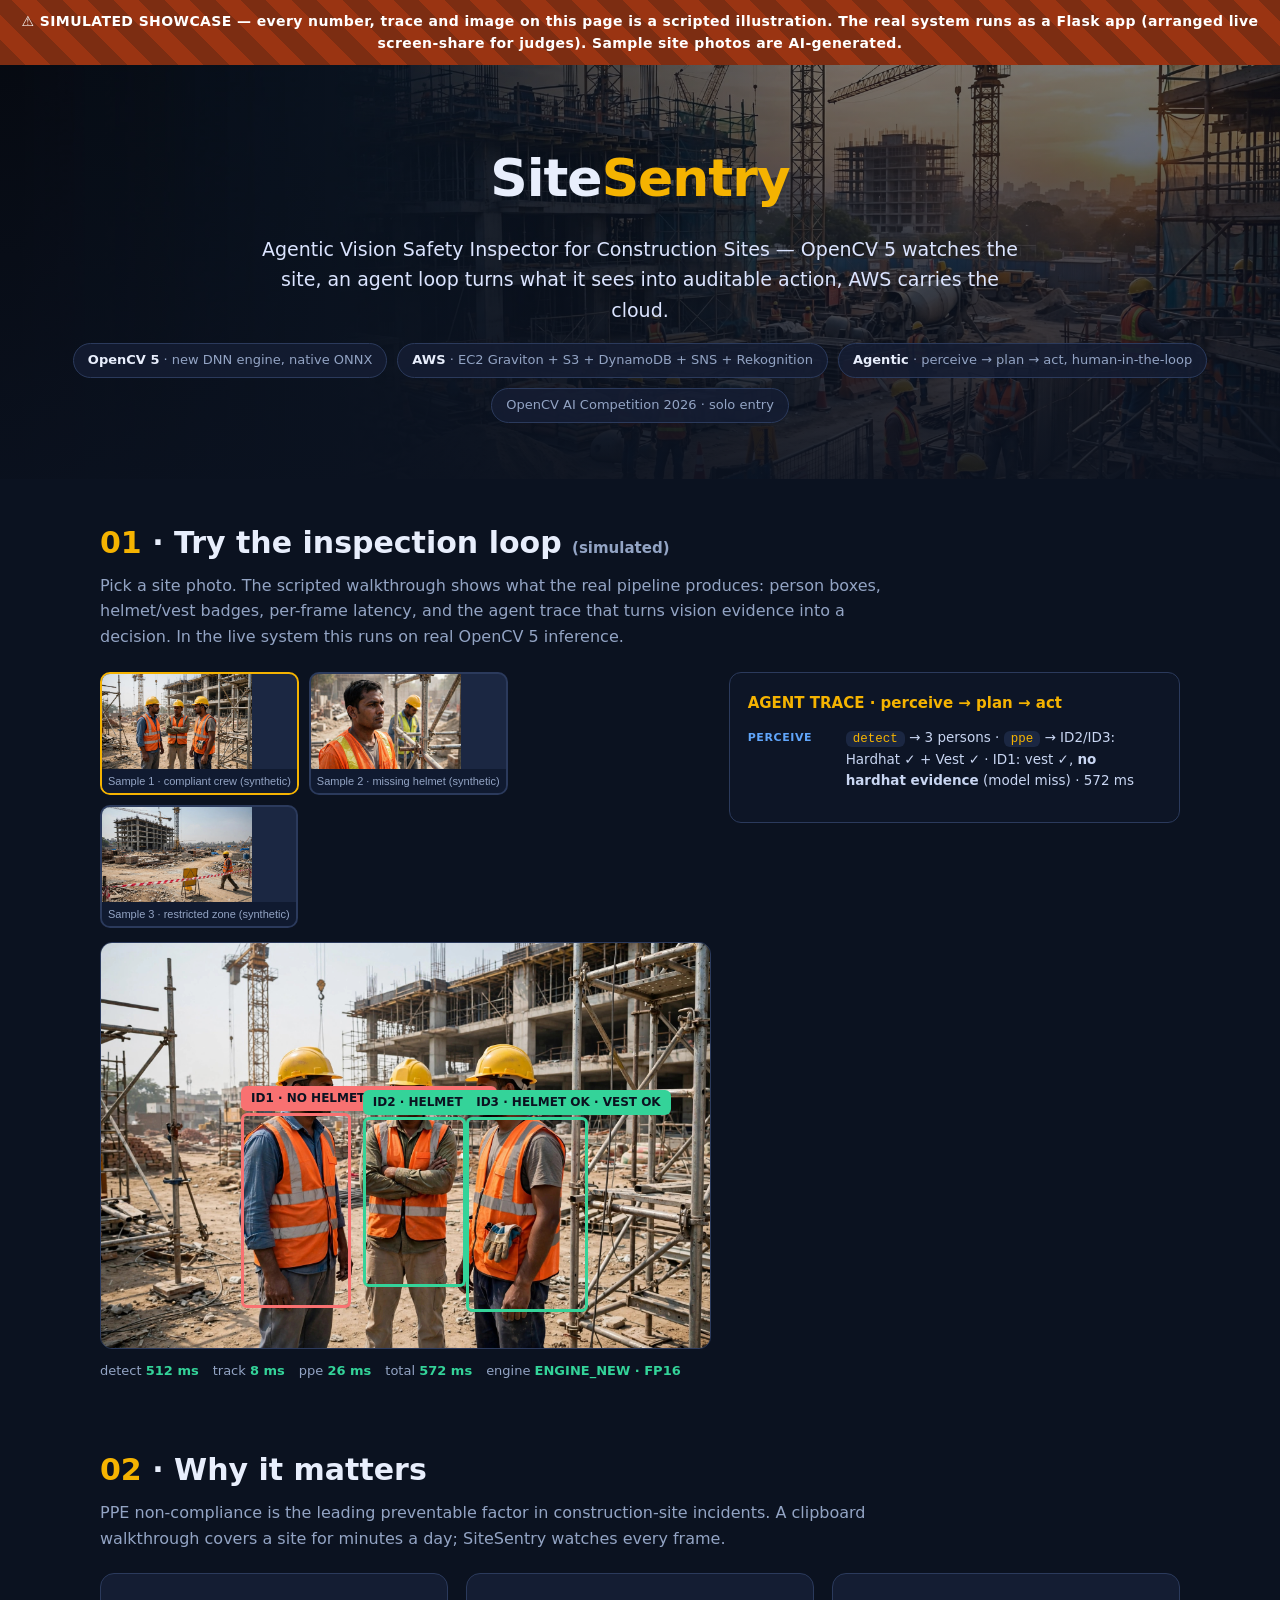
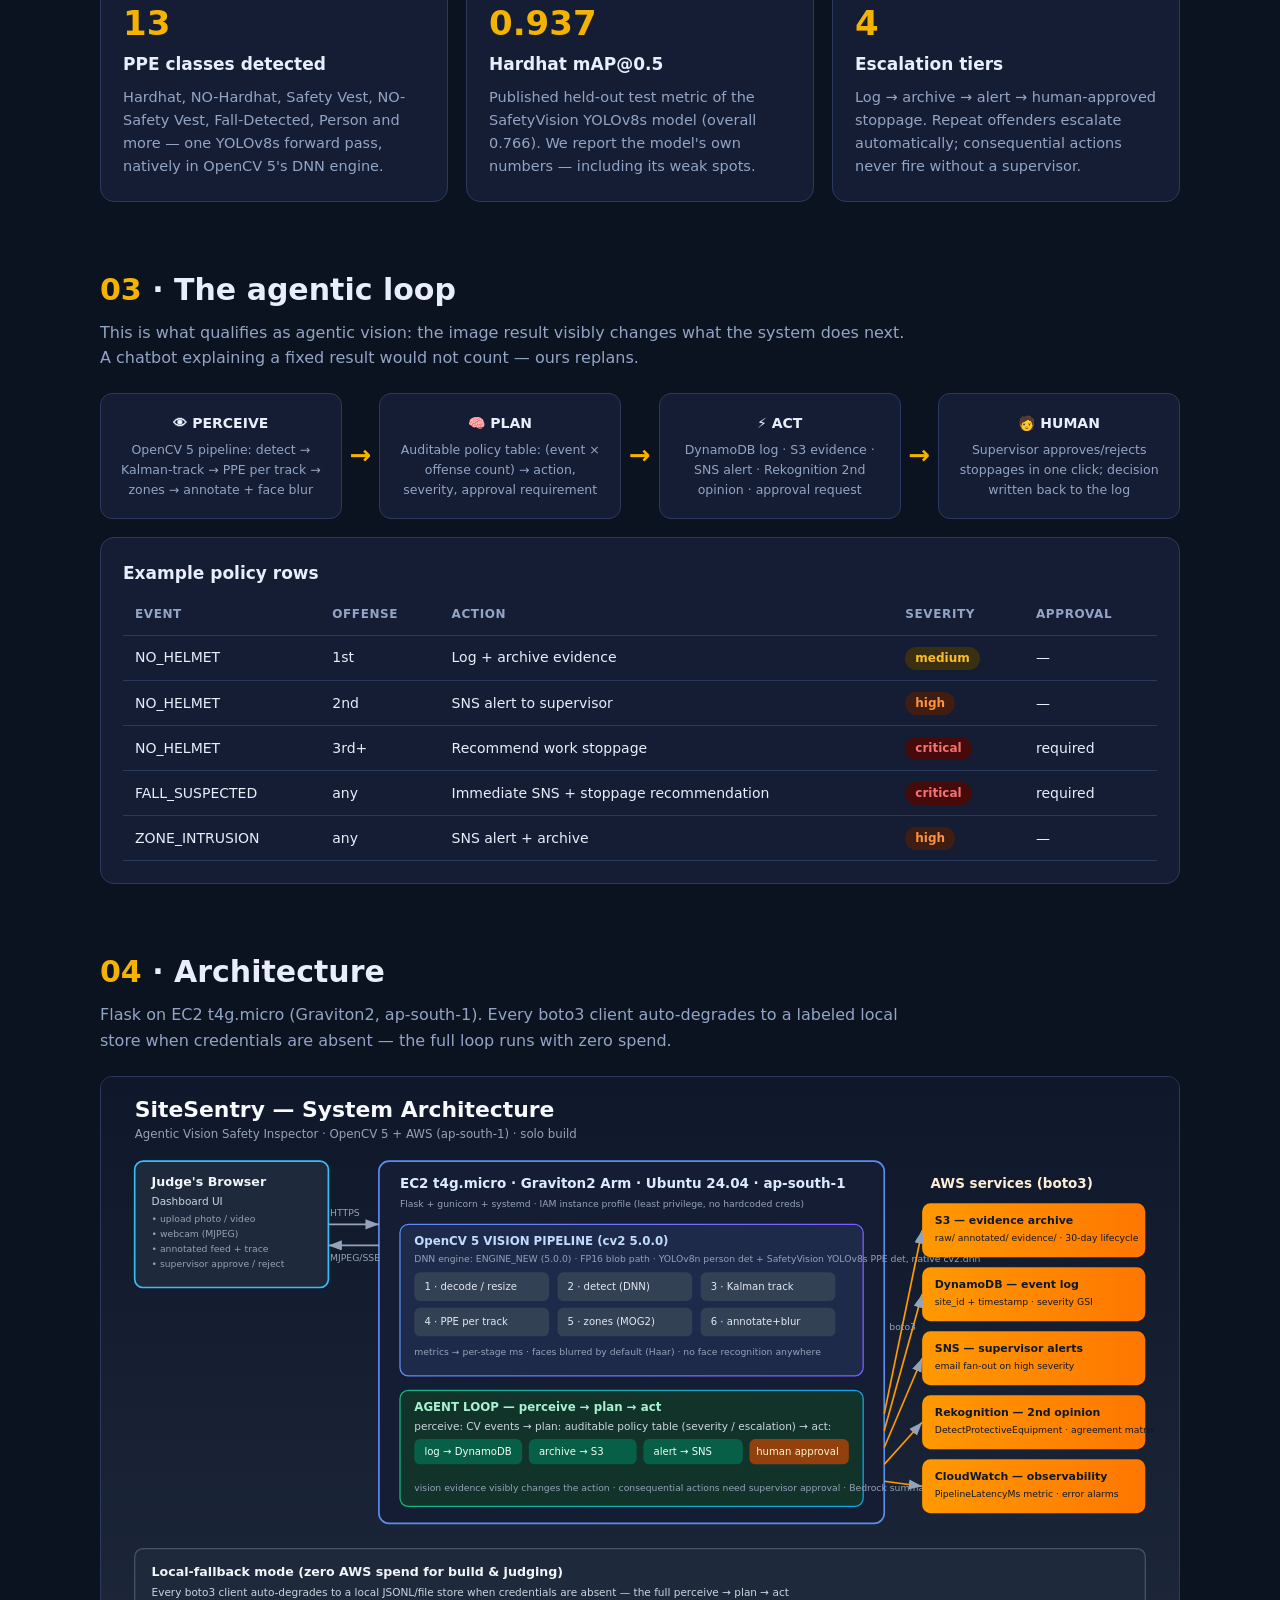
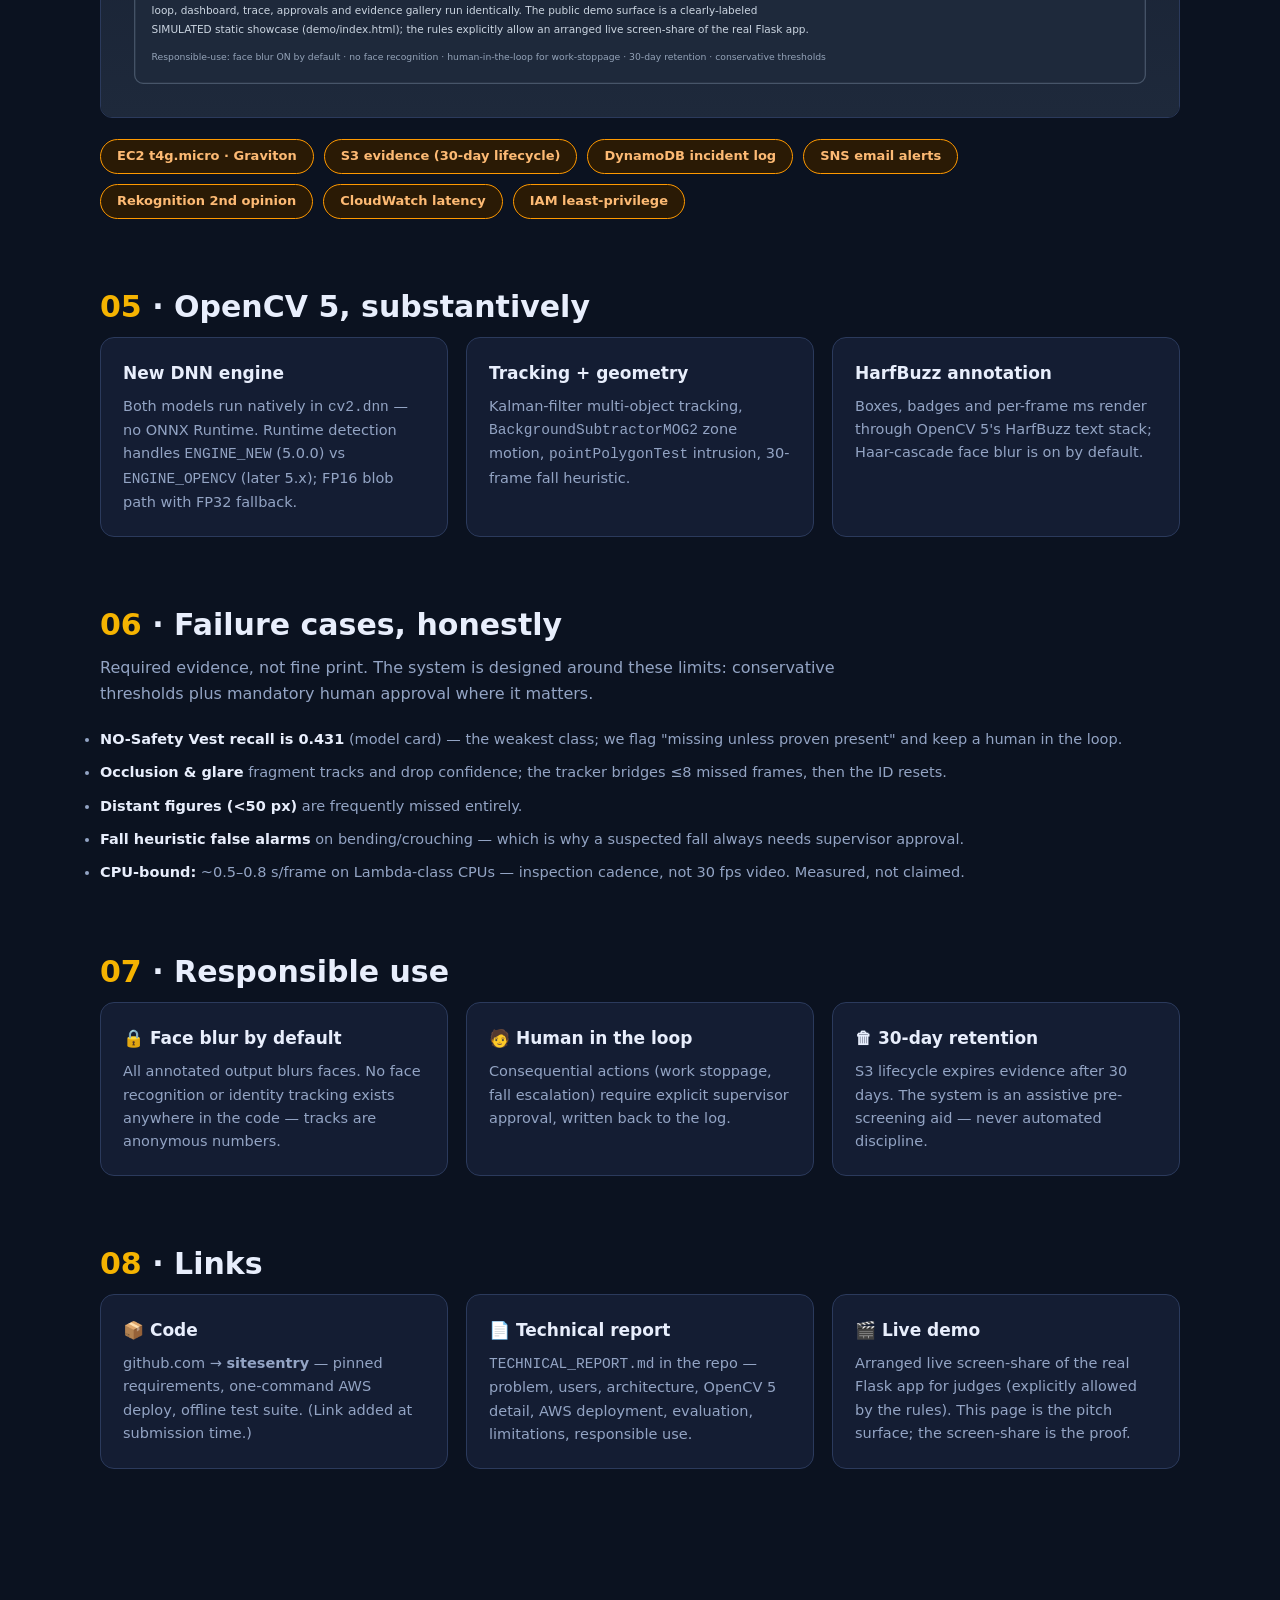
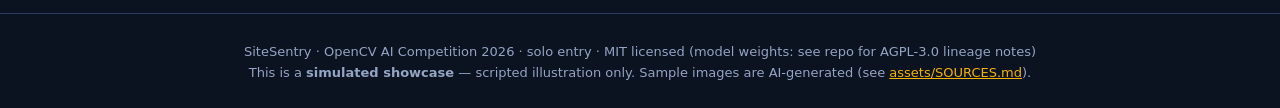
<file: demo/index.html>
<!DOCTYPE html>
<html lang="en">
<head>
<meta charset="UTF-8">
<meta name="viewport" content="width=device-width, initial-scale=1.0">
<title>SiteSentry — Agentic Vision Safety Inspector (Simulated Showcase)</title>
<style>
  :root{--bg:#0b1220;--card:#141d33;--line:#2b3a5c;--txt:#e8eefc;--mut:#93a4c4;
        --acc:#f5b301;--grn:#34d399;--red:#f87171;--blu:#60a5fa;--aws:#ff9900}
  *{box-sizing:border-box;margin:0;padding:0}
  body{background:var(--bg);color:var(--txt);font-family:Inter,'Segoe UI',system-ui,sans-serif;line-height:1.6}
  .simbar{background:repeating-linear-gradient(45deg,#7c2d12,#7c2d12 18px,#9a3412 18px,#9a3412 36px);
          color:#fff;text-align:center;padding:10px 16px;font-weight:700;font-size:14px;letter-spacing:.4px}
  header.hero{position:relative;overflow:hidden;text-align:center;padding:72px 20px 56px;
              background:linear-gradient(180deg,rgba(11,18,32,.55),rgba(11,18,32,.92)),url('../assets/banner.png') center/cover}
  header.hero h1{font-size:52px;font-weight:800;letter-spacing:-1px}
  header.hero h1 span{color:var(--acc)}
  header.hero p.tag{font-size:19px;color:#dbe4ff;max-width:760px;margin:14px auto 0}
  .badges{margin-top:18px;display:flex;gap:10px;justify-content:center;flex-wrap:wrap}
  .badge{border:1px solid var(--line);background:rgba(20,29,51,.85);padding:6px 14px;border-radius:999px;font-size:13px;color:var(--mut)}
  .badge b{color:var(--txt)}
  main{max-width:1120px;margin:0 auto;padding:40px 20px 80px}
  section{margin-bottom:64px}
  h2{font-size:30px;margin-bottom:6px} h2 .n{color:var(--acc)}
  p.sub{color:var(--mut);margin-bottom:22px;max-width:820px}
  .grid{display:grid;gap:18px}
  .g3{grid-template-columns:repeat(auto-fit,minmax(280px,1fr))}
  .card{background:var(--card);border:1px solid var(--line);border-radius:14px;padding:22px}
  .card h3{font-size:17px;margin-bottom:8px}
  .card p{color:var(--mut);font-size:14.5px}
  .kpi{font-size:34px;font-weight:800;color:var(--acc)}
  /* demo lab */
  .lab{display:grid;grid-template-columns:1.15fr .85fr;gap:18px}
  @media(max-width:900px){.lab{grid-template-columns:1fr}}
  .samples{display:flex;gap:10px;margin-bottom:14px;flex-wrap:wrap}
  .samples button{background:#1b2742;border:2px solid var(--line);border-radius:10px;padding:0;cursor:pointer;overflow:hidden;transition:.15s}
  .samples button img{width:150px;height:95px;object-fit:cover;display:block}
  .samples button.active,.samples button:hover{border-color:var(--acc)}
  .samples button small{display:block;padding:6px;color:var(--mut);font-size:11px;background:#101a30}
  #stage{position:relative;background:#000;border-radius:12px;overflow:hidden;border:1px solid var(--line);min-height:300px}
  #stage img{width:100%;display:block}
  .scan{position:absolute;inset:0;pointer-events:none;background:linear-gradient(180deg,transparent 0%,rgba(245,179,1,.14) 48%,rgba(245,179,1,.5) 50%,rgba(245,179,1,.14) 52%,transparent 100%);background-size:100% 240px;animation:scan 1.6s linear infinite}
  @keyframes scan{from{background-position:0 -240px}to{background-position:0 480px}}
  .bbox{position:absolute;border:3px solid;border-radius:6px;pointer-events:none}
  .bbox .tag{position:absolute;top:-30px;left:-3px;font-size:12px;font-weight:700;padding:3px 10px;border-radius:6px;white-space:nowrap;color:#0b1220}
  .ok{border-color:var(--grn)} .ok .tag{background:var(--grn)}
  .bad{border-color:var(--red)} .bad .tag{background:var(--red)}
  .msbar{display:flex;gap:14px;margin-top:12px;font-size:13px;color:var(--mut);flex-wrap:wrap}
  .msbar b{color:var(--grn)}
  .trace{background:#0d1526;border:1px solid var(--line);border-radius:12px;padding:18px;max-height:520px;overflow-y:auto}
  .trace h3{font-size:15px;margin-bottom:12px;color:var(--acc)}
  .trow{display:flex;gap:12px;margin-bottom:12px;font-size:13.5px;opacity:0;transform:translateY(8px);transition:.4s}
  .trow.show{opacity:1;transform:none}
  .stage{flex:0 0 86px;font-weight:800;font-size:11px;letter-spacing:.6px;padding-top:2px}
  .perceive .stage{color:var(--blu)} .plan .stage{color:var(--acc)} .act .stage{color:var(--grn)} .human .stage{color:var(--red)}
  .trow .body{color:#c9d6f2}
  .trow .body code{background:#1b2742;padding:1px 7px;border-radius:6px;color:var(--acc);font-size:12.5px}
  .appr{background:#23131a;border:1px solid #7f1d1d;border-radius:12px;padding:16px;margin-top:14px}
  .appr h4{color:var(--red);font-size:14px;margin-bottom:8px}
  .appr .row{display:flex;gap:10px;margin-top:10px}
  .btn{border:0;border-radius:9px;padding:10px 22px;font-weight:700;cursor:pointer;font-size:14px}
  .btn.g{background:var(--grn);color:#06281c} .btn.r{background:#3a1620;color:var(--red);border:1px solid #7f1d1d}
  .btn:disabled{opacity:.45;cursor:default}
  #apprMsg{font-size:13.5px;margin-top:10px;color:var(--mut)}
  /* flow */
  .flow{display:flex;align-items:stretch;gap:0;flex-wrap:wrap}
  .fstep{flex:1;min-width:180px;background:var(--card);border:1px solid var(--line);border-radius:12px;padding:18px;text-align:center}
  .fstep h4{font-size:14px;margin-bottom:6px}.fstep p{font-size:12.5px;color:var(--mut)}
  .farrow{align-self:center;padding:0 8px;color:var(--acc);font-size:26px;font-weight:800}
  table{width:100%;border-collapse:collapse;font-size:14px}
  th,td{padding:10px 12px;border-bottom:1px solid var(--line);text-align:left}
  th{color:var(--mut);font-size:12px;text-transform:uppercase;letter-spacing:.6px}
  .sev{display:inline-block;padding:2px 10px;border-radius:999px;font-size:12px;font-weight:700}
  .sev.med{background:#3b2f12;color:#fbbf24}.sev.high{background:#3f1d12;color:#fb923c}.sev.crit{background:#450a0a;color:#f87171}.sev.low{background:#12332a;color:#34d399}
  footer{border-top:1px solid var(--line);padding:28px 20px;text-align:center;color:var(--mut);font-size:13px}
  footer a{color:var(--acc)}
  .arch{width:100%;border-radius:12px;border:1px solid var(--line)}
  .fail li{margin-bottom:10px;color:var(--mut);font-size:14.5px}
  .fail li b{color:var(--txt)}
  .awsrow{display:flex;gap:10px;flex-wrap:wrap;margin-top:14px}
  .awspill{background:#2a1a05;border:1px solid var(--aws);color:#fdba74;border-radius:999px;padding:6px 16px;font-size:13px;font-weight:600}
</style>
</head>
<body>
<div class="simbar">⚠ SIMULATED SHOWCASE — every number, trace and image on this page is a scripted illustration. The real system runs as a Flask app (arranged live screen-share for judges). Sample site photos are AI-generated.</div>

<header class="hero">
  <h1>Site<span>Sentry</span></h1>
  <p class="tag">Agentic Vision Safety Inspector for Construction Sites — OpenCV 5 watches the site, an agent loop turns what it sees into auditable action, AWS carries the cloud.</p>
  <div class="badges">
    <span class="badge"><b>OpenCV 5</b> · new DNN engine, native ONNX</span>
    <span class="badge"><b>AWS</b> · EC2 Graviton + S3 + DynamoDB + SNS + Rekognition</span>
    <span class="badge"><b>Agentic</b> · perceive → plan → act, human-in-the-loop</span>
    <span class="badge">OpenCV AI Competition 2026 · solo entry</span>
  </div>
</header>

<main>
  <!-- INTERACTIVE SIMULATED DEMO -->
  <section>
    <h2><span class="n">01</span> · Try the inspection loop <span style="font-size:15px;color:var(--mut)">(simulated)</span></h2>
    <p class="sub">Pick a site photo. The scripted walkthrough shows what the real pipeline produces: person boxes, helmet/vest badges, per-frame latency, and the agent trace that turns vision evidence into a decision. In the live system this runs on real OpenCV 5 inference.</p>
    <div class="lab">
      <div>
        <div class="samples">
          <button data-s="1" class="active"><img src="../assets/sample1.jpg" alt="Compliant site"><small>Sample 1 · compliant crew (synthetic)</small></button>
          <button data-s="2"><img src="../assets/sample2.jpg" alt="Violation"><small>Sample 2 · missing helmet (synthetic)</small></button>
          <button data-s="3"><img src="../assets/sample3.jpg" alt="Restricted zone"><small>Sample 3 · restricted zone (synthetic)</small></button>
        </div>
        <div id="stage"><img id="stageImg" src="../assets/sample1.jpg" alt="inspection frame"><div class="scan" id="scan"></div><div id="boxes"></div></div>
        <div class="msbar"><span>detect <b id="mDet">—</b></span><span>track <b id="mTrk">—</b></span><span>ppe <b id="mPpe">—</b></span><span>total <b id="mTot">—</b></span><span>engine <b>ENGINE_NEW · FP16</b></span></div>
      </div>
      <div>
        <div class="trace" id="trace"><h3>AGENT TRACE · perceive → plan → act</h3><div id="trows"></div></div>
        <div class="appr" id="apprBox" style="display:none">
          <h4>⏸ SUPERVISOR APPROVAL REQUIRED</h4>
          <div style="font-size:13.5px;color:#e8c9c9" id="apprText"></div>
          <div class="row"><button class="btn g" id="btnAppr">Approve stoppage</button><button class="btn r" id="btnRej">Reject</button></div>
          <div id="apprMsg"></div>
        </div>
      </div>
    </div>
  </section>

  <!-- STATS -->
  <section>
    <h2><span class="n">02</span> · Why it matters</h2>
    <p class="sub">PPE non-compliance is the leading preventable factor in construction-site incidents. A clipboard walkthrough covers a site for minutes a day; SiteSentry watches every frame.</p>
    <div class="grid g3">
      <div class="card"><div class="kpi">13</div><h3>PPE classes detected</h3><p>Hardhat, NO-Hardhat, Safety Vest, NO-Safety Vest, Fall-Detected, Person and more — one YOLOv8s forward pass, natively in OpenCV 5's DNN engine.</p></div>
      <div class="card"><div class="kpi">0.937</div><h3>Hardhat mAP@0.5</h3><p>Published held-out test metric of the SafetyVision YOLOv8s model (overall 0.766). We report the model's own numbers — including its weak spots.</p></div>
      <div class="card"><div class="kpi">4</div><h3>Escalation tiers</h3><p>Log → archive → alert → human-approved stoppage. Repeat offenders escalate automatically; consequential actions never fire without a supervisor.</p></div>
    </div>
  </section>

  <!-- AGENT LOOP -->
  <section>
    <h2><span class="n">03</span> · The agentic loop</h2>
    <p class="sub">This is what qualifies as agentic vision: the image result visibly changes what the system does next. A chatbot explaining a fixed result would not count — ours replans.</p>
    <div class="flow">
      <div class="fstep"><h4>👁 PERCEIVE</h4><p>OpenCV 5 pipeline: detect → Kalman-track → PPE per track → zones → annotate + face blur</p></div><div class="farrow">→</div>
      <div class="fstep"><h4>🧠 PLAN</h4><p>Auditable policy table: (event × offense count) → action, severity, approval requirement</p></div><div class="farrow">→</div>
      <div class="fstep"><h4>⚡ ACT</h4><p>DynamoDB log · S3 evidence · SNS alert · Rekognition 2nd opinion · approval request</p></div><div class="farrow">→</div>
      <div class="fstep"><h4>🧑 HUMAN</h4><p>Supervisor approves/rejects stoppages in one click; decision written back to the log</p></div>
    </div>
    <div class="card" style="margin-top:18px"><h3>Example policy rows</h3>
      <table><tr><th>Event</th><th>Offense</th><th>Action</th><th>Severity</th><th>Approval</th></tr>
      <tr><td>NO_HELMET</td><td>1st</td><td>Log + archive evidence</td><td><span class="sev med">medium</span></td><td>—</td></tr>
      <tr><td>NO_HELMET</td><td>2nd</td><td>SNS alert to supervisor</td><td><span class="sev high">high</span></td><td>—</td></tr>
      <tr><td>NO_HELMET</td><td>3rd+</td><td>Recommend work stoppage</td><td><span class="sev crit">critical</span></td><td>required</td></tr>
      <tr><td>FALL_SUSPECTED</td><td>any</td><td>Immediate SNS + stoppage recommendation</td><td><span class="sev crit">critical</span></td><td>required</td></tr>
      <tr><td>ZONE_INTRUSION</td><td>any</td><td>SNS alert + archive</td><td><span class="sev high">high</span></td><td>—</td></tr></table>
    </div>
  </section>

  <!-- ARCHITECTURE -->
  <section>
    <h2><span class="n">04</span> · Architecture</h2>
    <p class="sub">Flask on EC2 t4g.micro (Graviton2, ap-south-1). Every boto3 client auto-degrades to a labeled local store when credentials are absent — the full loop runs with zero spend.</p>
    <img class="arch" src="../docs/architecture.svg" alt="SiteSentry architecture diagram">
    <div class="awsrow"><span class="awspill">EC2 t4g.micro · Graviton</span><span class="awspill">S3 evidence (30-day lifecycle)</span><span class="awspill">DynamoDB incident log</span><span class="awspill">SNS email alerts</span><span class="awspill">Rekognition 2nd opinion</span><span class="awspill">CloudWatch latency</span><span class="awspill">IAM least-privilege</span></div>
  </section>

  <!-- OPENCV 5 -->
  <section>
    <h2><span class="n">05</span> · OpenCV 5, substantively</h2>
    <div class="grid g3">
      <div class="card"><h3>New DNN engine</h3><p>Both models run natively in <code>cv2.dnn</code> — no ONNX Runtime. Runtime detection handles <code>ENGINE_NEW</code> (5.0.0) vs <code>ENGINE_OPENCV</code> (later 5.x); FP16 blob path with FP32 fallback.</p></div>
      <div class="card"><h3>Tracking + geometry</h3><p>Kalman-filter multi-object tracking, <code>BackgroundSubtractorMOG2</code> zone motion, <code>pointPolygonTest</code> intrusion, 30-frame fall heuristic.</p></div>
      <div class="card"><h3>HarfBuzz annotation</h3><p>Boxes, badges and per-frame ms render through OpenCV 5's HarfBuzz text stack; Haar-cascade face blur is on by default.</p></div>
    </div>
  </section>

  <!-- FAILURE CASES -->
  <section>
    <h2><span class="n">06</span> · Failure cases, honestly</h2>
    <p class="sub">Required evidence, not fine print. The system is designed around these limits: conservative thresholds plus mandatory human approval where it matters.</p>
    <ul class="fail">
      <li><b>NO-Safety Vest recall is 0.431</b> (model card) — the weakest class; we flag "missing unless proven present" and keep a human in the loop.</li>
      <li><b>Occlusion &amp; glare</b> fragment tracks and drop confidence; the tracker bridges ≤8 missed frames, then the ID resets.</li>
      <li><b>Distant figures (&lt;50 px)</b> are frequently missed entirely.</li>
      <li><b>Fall heuristic false alarms</b> on bending/crouching — which is why a suspected fall always needs supervisor approval.</li>
      <li><b>CPU-bound:</b> ~0.5–0.8 s/frame on Lambda-class CPUs — inspection cadence, not 30 fps video. Measured, not claimed.</li>
    </ul>
  </section>

  <!-- RESPONSIBLE USE -->
  <section>
    <h2><span class="n">07</span> · Responsible use</h2>
    <div class="grid g3">
      <div class="card"><h3>🔒 Face blur by default</h3><p>All annotated output blurs faces. No face recognition or identity tracking exists anywhere in the code — tracks are anonymous numbers.</p></div>
      <div class="card"><h3>🧑 Human in the loop</h3><p>Consequential actions (work stoppage, fall escalation) require explicit supervisor approval, written back to the log.</p></div>
      <div class="card"><h3>🗑 30-day retention</h3><p>S3 lifecycle expires evidence after 30 days. The system is an assistive pre-screening aid — never automated discipline.</p></div>
    </div>
  </section>

  <section>
    <h2><span class="n">08</span> · Links</h2>
    <div class="grid g3">
      <div class="card"><h3>📦 Code</h3><p>github.com → <b>sitesentry</b> — pinned requirements, one-command AWS deploy, offline test suite. (Link added at submission time.)</p></div>
      <div class="card"><h3>📄 Technical report</h3><p><code>TECHNICAL_REPORT.md</code> in the repo — problem, users, architecture, OpenCV 5 detail, AWS deployment, evaluation, limitations, responsible use.</p></div>
      <div class="card"><h3>🎬 Live demo</h3><p>Arranged live screen-share of the real Flask app for judges (explicitly allowed by the rules). This page is the pitch surface; the screen-share is the proof.</p></div>
    </div>
  </section>
</main>

<footer>
  SiteSentry · OpenCV AI Competition 2026 · solo entry · MIT licensed (model weights: see repo for AGPL-3.0 lineage notes)<br>
  This is a <b>simulated showcase</b> — scripted illustration only. Sample images are AI-generated (see <a href="../assets/SOURCES.md">assets/SOURCES.md</a>).
</footer>

<script>
const SCEN={
1:{img:"../assets/sample1.jpg",ms:{d:512,t:8,p:26,z:10,a:16},boxes:[
    {x:"23%",y:"42%",w:"18%",h:"48%",c:"bad",t:"ID1 · NO HELMET (cons.) · VEST OK"},
    {x:"43%",y:"43%",w:"17%",h:"42%",c:"ok",t:"ID2 · HELMET OK · VEST OK"},
    {x:"60%",y:"43%",w:"20%",h:"48%",c:"ok",t:"ID3 · HELMET OK · VEST OK"}],
  trace:[
   ["perceive","<code>detect</code> → 3 persons · <code>ppe</code> → ID2/ID3: Hardhat ✓ + Vest ✓ · ID1: vest ✓, <b>no hardhat evidence</b> (model miss) · 572 ms"],
   ["plan","policy: <code>NO_HELMET</code> × offense #1 (track ID1) → <code>LOG_ARCHIVE</code> · severity <span class='sev med'>medium</span> · conservative default: flag when uncertain"],
   ["act","DynamoDB: event logged · S3: evidence frame archived · a supervisor reviews the flag — no auto-punishment, ever"]]},
2:{img:"../assets/sample2.jpg",ms:{d:438,t:7,p:24,z:9,a:15},boxes:[
    {x:"7%",y:"11%",w:"14%",h:"30%",c:"bad",t:"ID2 · NO HELMET (0.78) · VEST OK"},
    {x:"21%",y:"11%",w:"8%",h:"28%",c:"ok",t:"ID1 · HELMET OK · VEST OK"}],
  trace:[
   ["perceive","<code>detect</code> → 2 persons · <code>ppe</code> → track ID2: <code>NO-Hardhat</code> 0.78, vest ✓ · track ID1 compliant · 572 ms"],
   ["plan","policy: <code>NO_HELMET</code> × offense #1 (track ID2, site-a) → <code>LOG_ARCHIVE</code> · severity <span class='sev med'>medium</span>"],
   ["act","DynamoDB: event logged <code>site-a#…</code> · S3: evidence frame archived"],
   ["human","repeat-offender counter incremented — a 2nd offense triggers an <b>SNS alert</b>, a 3rd requests work-stoppage <b>approval</b> (try it below)"]],
  appr:null},
3:{img:"../assets/sample3.jpg",ms:{d:405,t:6,p:21,z:12,a:14},boxes:[
    {x:"42%",y:"30%",w:"16%",h:"52%",c:"bad",t:"ID1 · VEST OK · NO HELMET (cons.)"}],
  trace:[
   ["perceive","<code>detect</code> → 1 person near the barrier · <code>ppe</code> → vest ✓, no hardhat evidence (small/distant head) · 551 ms"],
   ["plan","policy: <code>NO_HELMET</code> × offense #1 → <code>LOG_ARCHIVE</code> · severity <span class='sev med'>medium</span>"],
   ["act","DynamoDB: event logged · S3: evidence archived"],
   ["human","Restricted zones are polygons configured per site — a track centroid inside one raises <code>ZONE_INTRUSION</code> (high) instead"]]},
};
function run(n){
  const s=SCEN[n],img=document.getElementById('stageImg'),scan=document.getElementById('scan'),
        boxes=document.getElementById('boxes'),trows=document.getElementById('trows'),
        appr=document.getElementById('apprBox');
  document.querySelectorAll('.samples button').forEach(b=>b.classList.toggle('active',+b.dataset.s===n));
  boxes.innerHTML='';trows.innerHTML='';appr.style.display='none';
  document.getElementById('btnAppr').disabled=false;document.getElementById('btnRej').disabled=false;
  document.getElementById('apprMsg').textContent='';
  img.src=s.img;scan.style.display='block';
  const tot=s.ms.d+s.ms.t+s.ms.p+s.ms.z+s.ms.a;
  mDet.textContent='—';mTrk.textContent='—';mPpe.textContent='—';mTot.textContent='—';
  setTimeout(()=>{
    scan.style.display='none';
    s.boxes.forEach(b=>{const d=document.createElement('div');d.className='bbox '+b.c;
      d.style.cssText=`left:${b.x};top:${b.y};width:${b.w};height:${b.h}`;
      d.innerHTML=`<span class="tag">${b.t}</span>`;boxes.appendChild(d);});
    mDet.textContent=s.ms.d+' ms';mTrk.textContent=s.ms.t+' ms';mPpe.textContent=s.ms.p+' ms';mTot.textContent=tot+' ms';
    s.trace.forEach((t,i)=>{setTimeout(()=>{const r=document.createElement('div');
      r.className='trow '+t[0];r.innerHTML=`<div class="stage">${t[0].toUpperCase()}</div><div class="body">${t[1]}</div>`;
      trows.appendChild(r);requestAnimationFrame(()=>r.classList.add('show'));
      trows.parentElement.scrollTop=trows.parentElement.scrollHeight;},350*(i+1));});
    if(n===2){setTimeout(()=>{appr.style.display='block';
      document.getElementById('apprText').textContent='Illustrating the escalation path: if track ID2 offends twice more, the agent recommends a 10-minute work stoppage for a toolbox talk — which needs your approval:';},350*(s.trace.length+1));}
  },1700);
}
document.querySelectorAll('.samples button').forEach(b=>b.onclick=()=>run(+b.dataset.s));
function decide(ok){document.getElementById('btnAppr').disabled=true;document.getElementById('btnRej').disabled=true;
  document.getElementById('apprMsg').innerHTML=ok?'✅ <b>Approved</b> — escalated SNS sent; decision written to DynamoDB (simulated).':'❌ <b>Rejected</b> — logged as supervisor override; no escalation sent (simulated).';}
document.getElementById('btnAppr').onclick=()=>decide(true);
document.getElementById('btnRej').onclick=()=>decide(false);
run(1);
</script>
</body>
</html>
</file>
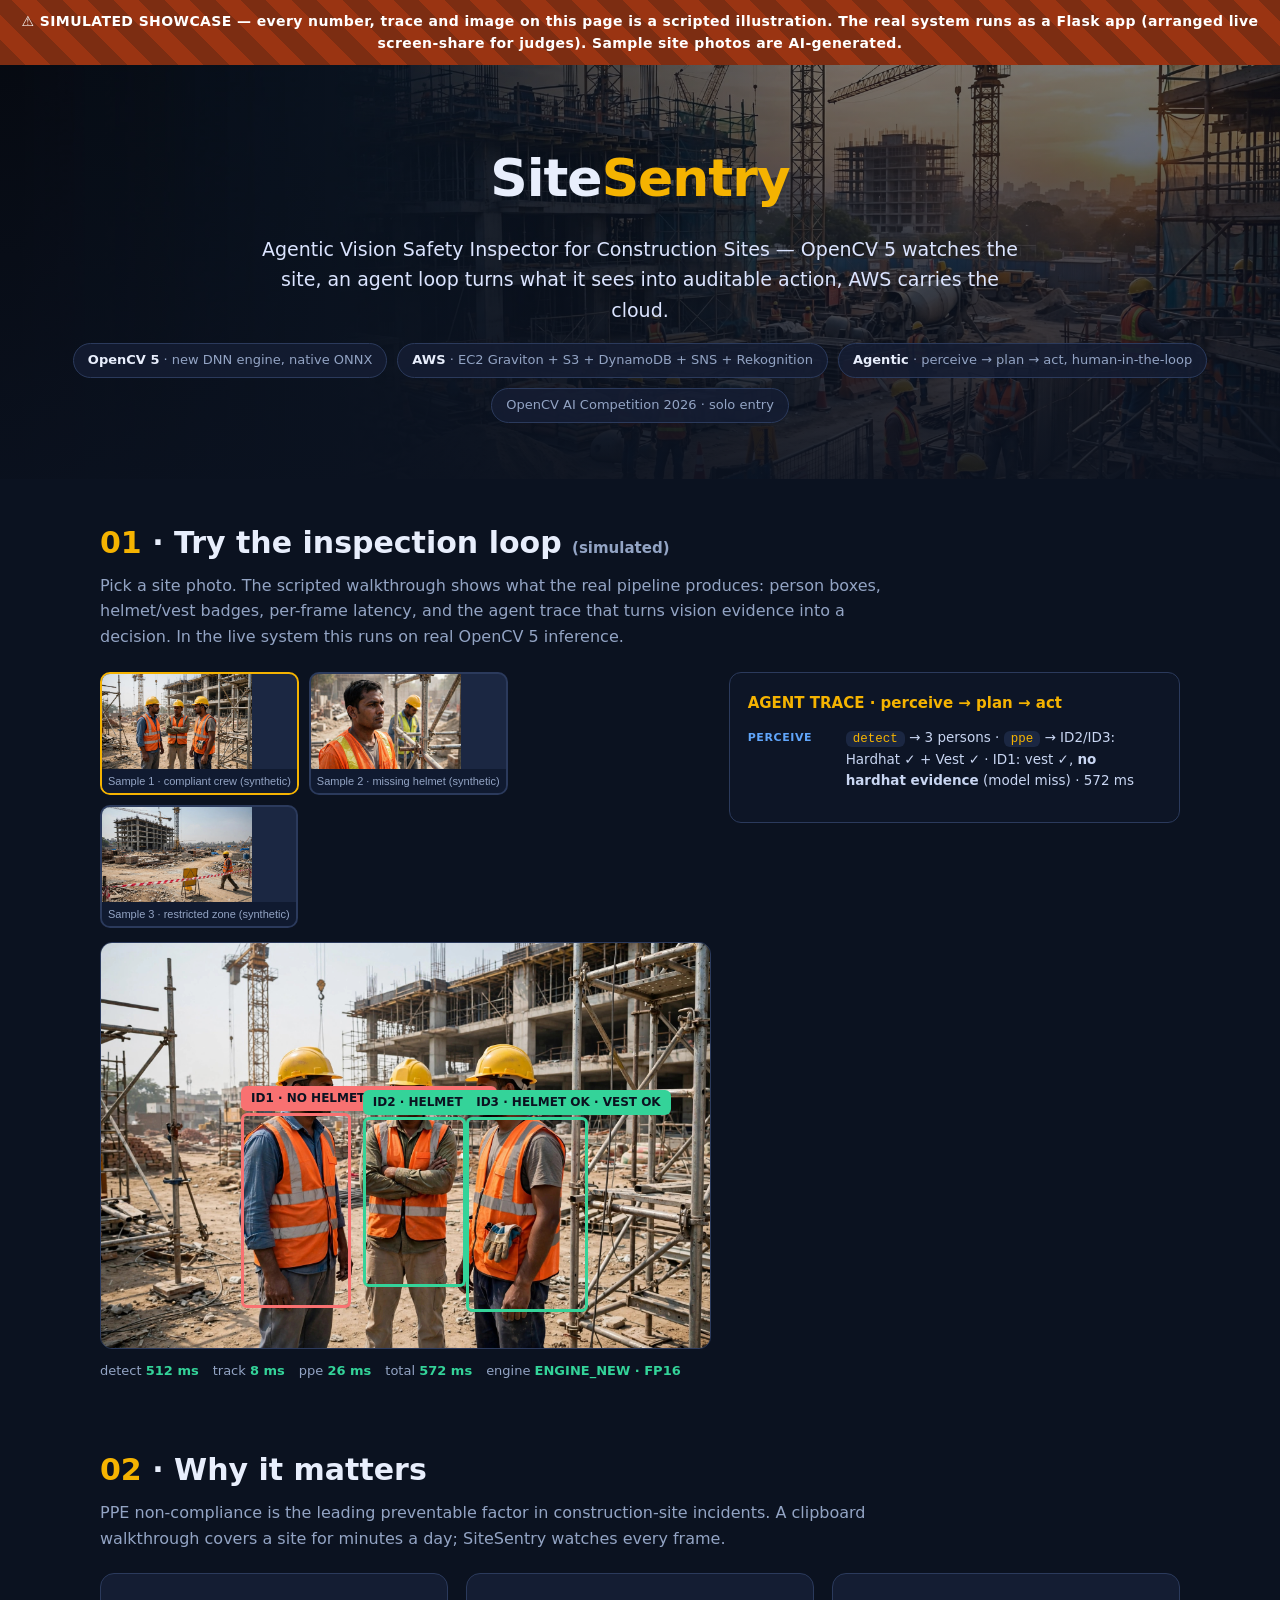
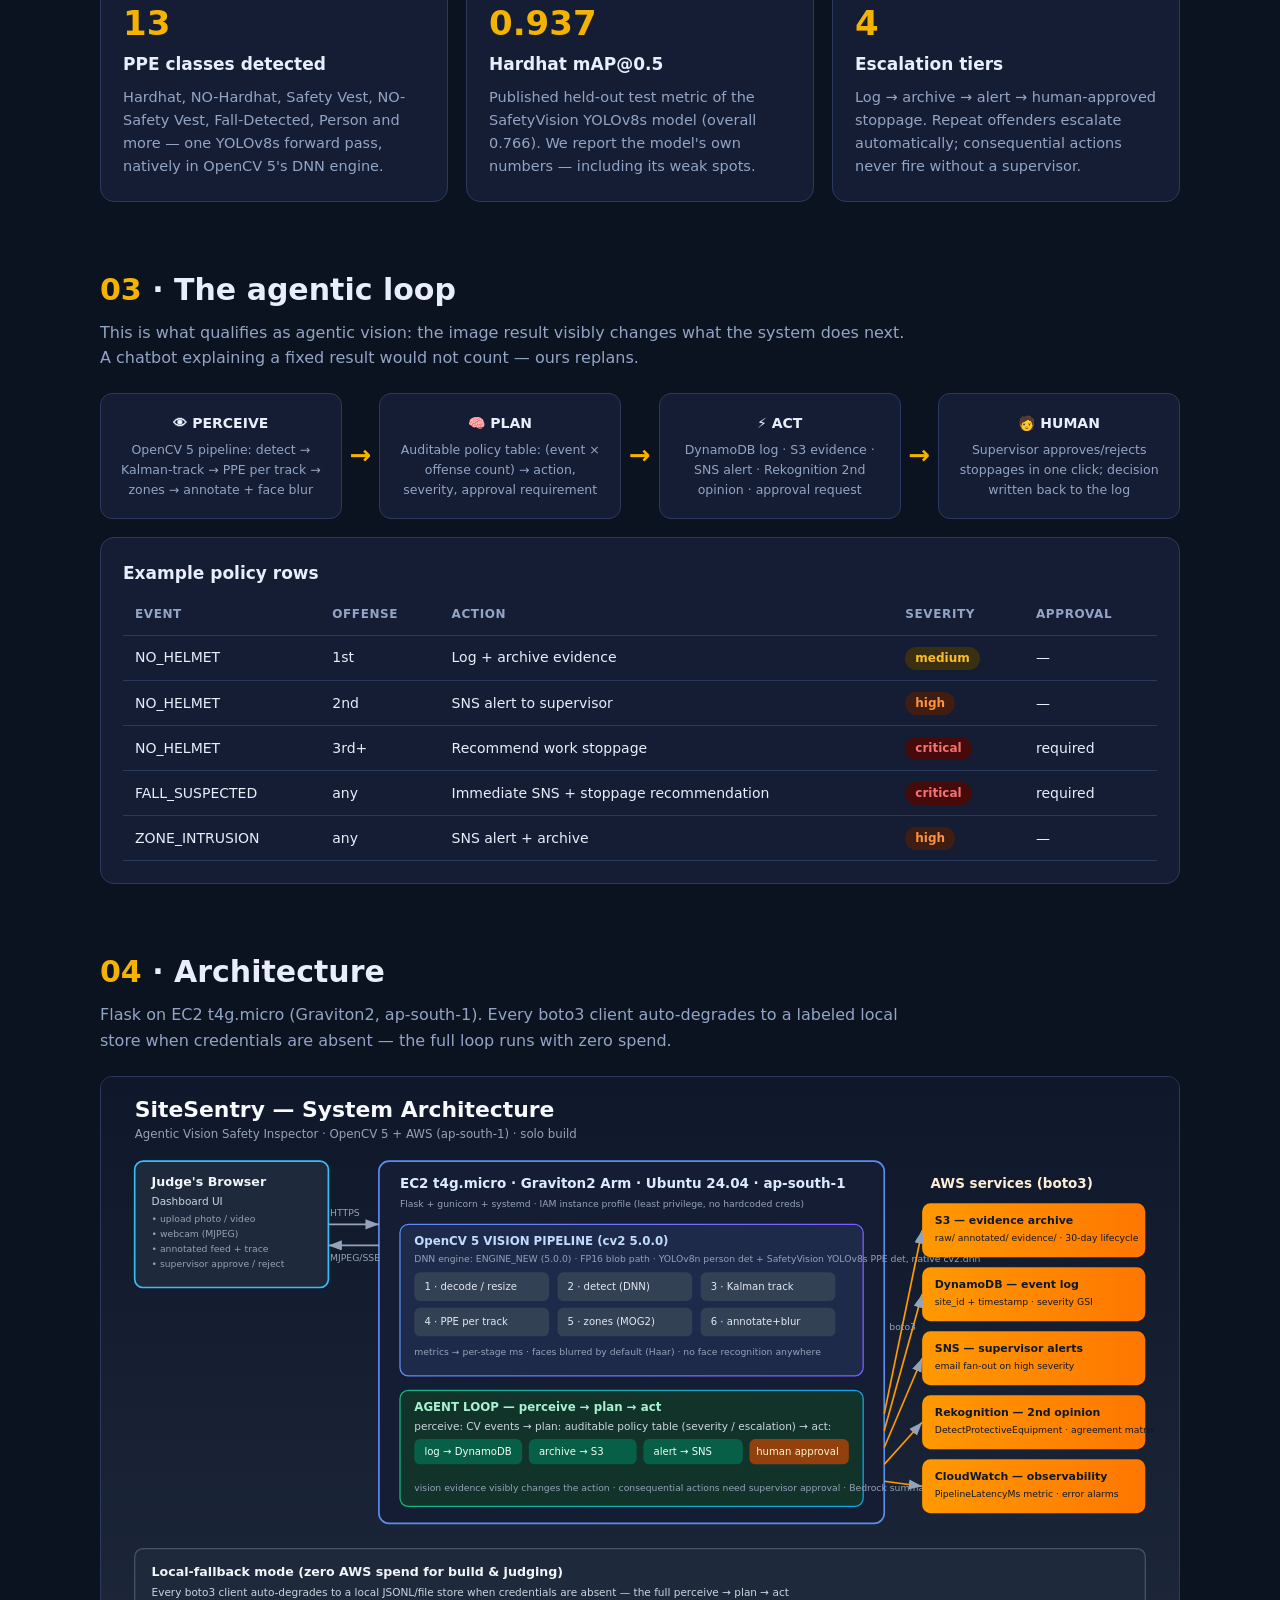
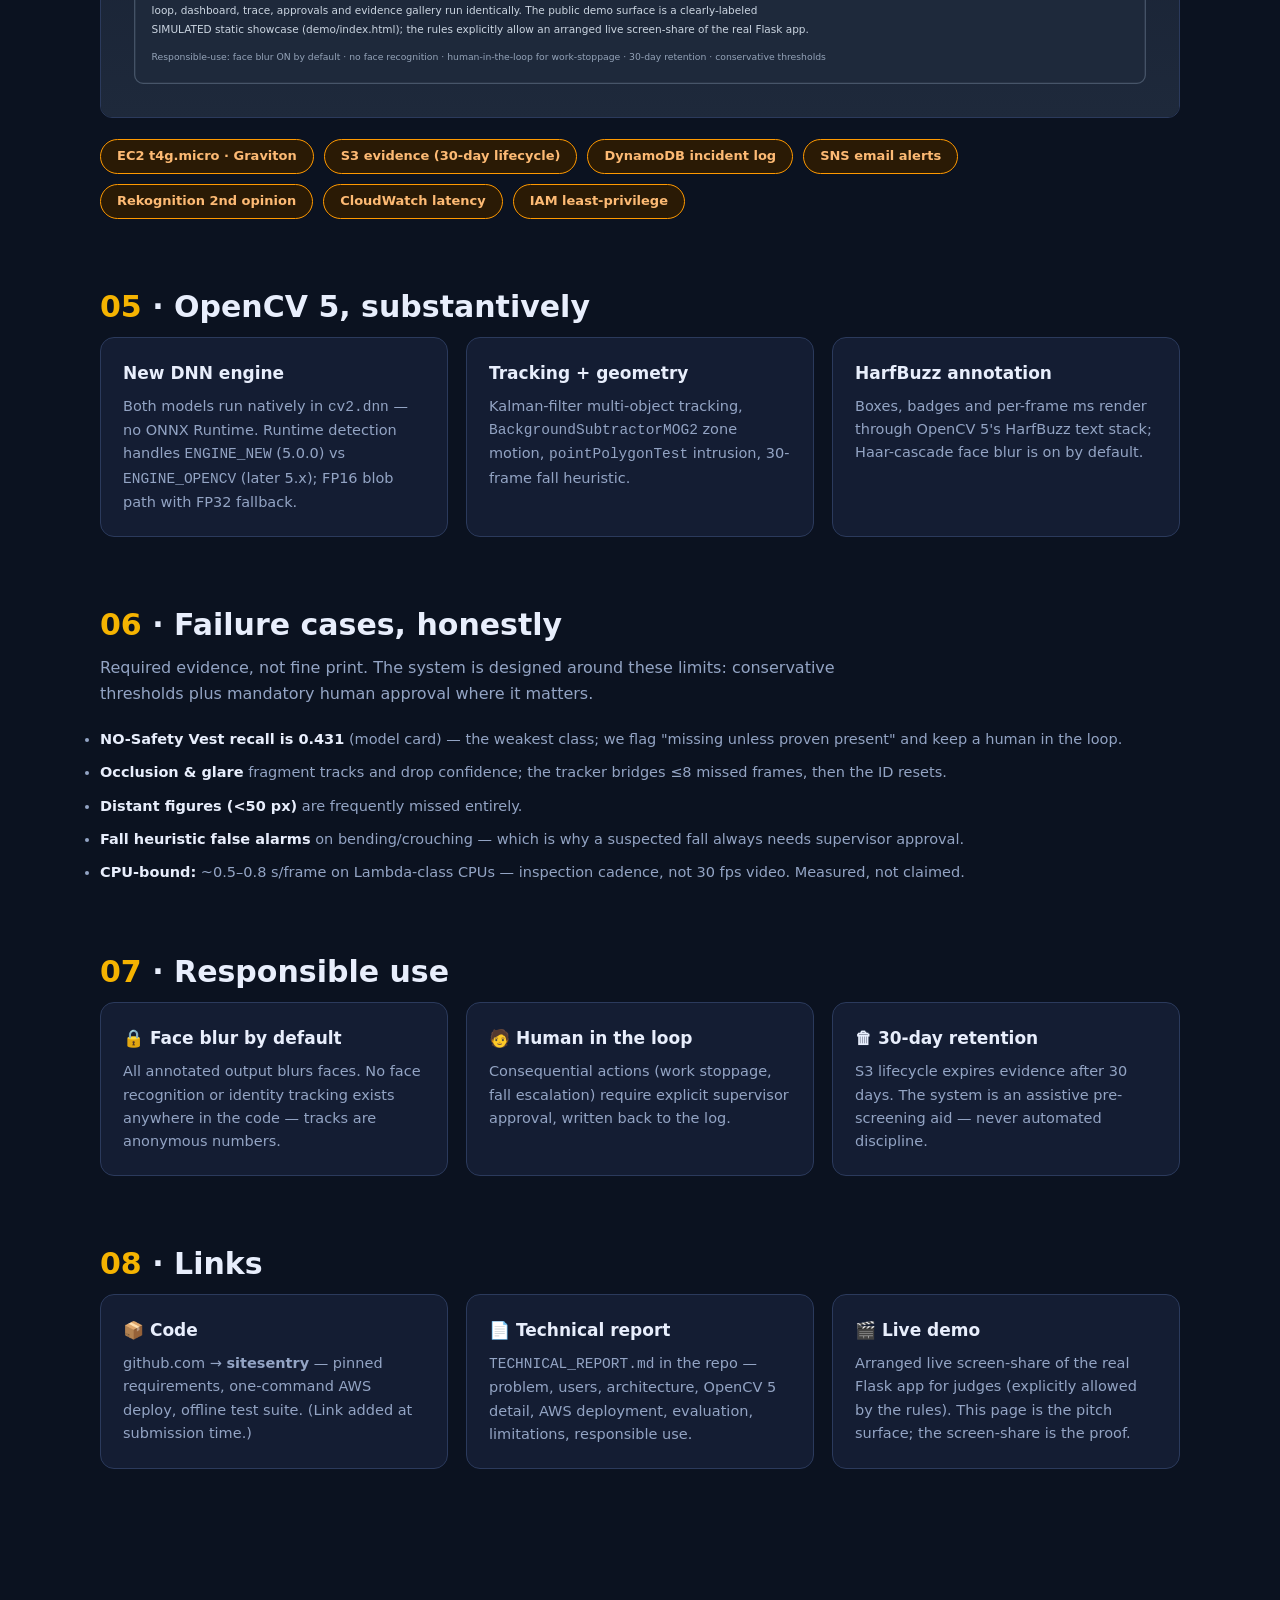
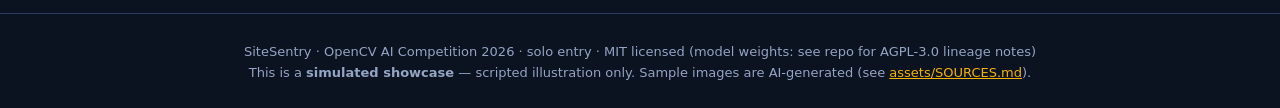
<file: docs/showcase.html>
<!DOCTYPE html>
<html lang="en">
<head>
<meta charset="UTF-8">
<meta name="viewport" content="width=device-width, initial-scale=1.0">
<title>SiteSentry — Judge Fallback Showcase (Static, Simulated)</title>
<style>
  :root{--bg:#0b1220;--card:#141d33;--line:#2b3a5c;--txt:#e8eefc;--mut:#93a4c4;
        --acc:#f5b301;--grn:#34d399;--red:#f87171;--blu:#60a5fa;--aws:#ff9900}
  *{box-sizing:border-box;margin:0;padding:0}
  body{background:var(--bg);color:var(--txt);font-family:Inter,'Segoe UI',system-ui,sans-serif;line-height:1.6}
  .simbar{background:repeating-linear-gradient(45deg,#7c2d12,#7c2d12 18px,#9a3412 18px,#9a3412 36px);
          color:#fff;text-align:center;padding:10px 16px;font-weight:700;font-size:14px;letter-spacing:.4px}
  header.hero{position:relative;overflow:hidden;text-align:center;padding:72px 20px 56px;
              background:linear-gradient(180deg,rgba(11,18,32,.55),rgba(11,18,32,.92)),url('../assets/banner.png') center/cover}
  header.hero h1{font-size:52px;font-weight:800;letter-spacing:-1px}
  header.hero h1 span{color:var(--acc)}
  header.hero p.tag{font-size:19px;color:#dbe4ff;max-width:760px;margin:14px auto 0}
  .badges{margin-top:18px;display:flex;gap:10px;justify-content:center;flex-wrap:wrap}
  .badge{border:1px solid var(--line);background:rgba(20,29,51,.85);padding:6px 14px;border-radius:999px;font-size:13px;color:var(--mut)}
  .badge b{color:var(--txt)}
  main{max-width:1120px;margin:0 auto;padding:40px 20px 80px}
  section{margin-bottom:64px}
  h2{font-size:30px;margin-bottom:6px} h2 .n{color:var(--acc)}
  p.sub{color:var(--mut);margin-bottom:22px;max-width:820px}
  .grid{display:grid;gap:18px}
  .g3{grid-template-columns:repeat(auto-fit,minmax(280px,1fr))}
  .card{background:var(--card);border:1px solid var(--line);border-radius:14px;padding:22px}
  .card h3{font-size:17px;margin-bottom:8px}
  .card p{color:var(--mut);font-size:14.5px}
  .kpi{font-size:34px;font-weight:800;color:var(--acc)}
  /* demo lab */
  .lab{display:grid;grid-template-columns:1.15fr .85fr;gap:18px}
  @media(max-width:900px){.lab{grid-template-columns:1fr}}
  .samples{display:flex;gap:10px;margin-bottom:14px;flex-wrap:wrap}
  .samples button{background:#1b2742;border:2px solid var(--line);border-radius:10px;padding:0;cursor:pointer;overflow:hidden;transition:.15s}
  .samples button img{width:150px;height:95px;object-fit:cover;display:block}
  .samples button.active,.samples button:hover{border-color:var(--acc)}
  .samples button small{display:block;padding:6px;color:var(--mut);font-size:11px;background:#101a30}
  #stage{position:relative;background:#000;border-radius:12px;overflow:hidden;border:1px solid var(--line);min-height:300px}
  #stage img{width:100%;display:block}
  .scan{position:absolute;inset:0;pointer-events:none;background:linear-gradient(180deg,transparent 0%,rgba(245,179,1,.14) 48%,rgba(245,179,1,.5) 50%,rgba(245,179,1,.14) 52%,transparent 100%);background-size:100% 240px;animation:scan 1.6s linear infinite}
  @keyframes scan{from{background-position:0 -240px}to{background-position:0 480px}}
  .bbox{position:absolute;border:3px solid;border-radius:6px;pointer-events:none}
  .bbox .tag{position:absolute;top:-30px;left:-3px;font-size:12px;font-weight:700;padding:3px 10px;border-radius:6px;white-space:nowrap;color:#0b1220}
  .ok{border-color:var(--grn)} .ok .tag{background:var(--grn)}
  .bad{border-color:var(--red)} .bad .tag{background:var(--red)}
  .msbar{display:flex;gap:14px;margin-top:12px;font-size:13px;color:var(--mut);flex-wrap:wrap}
  .msbar b{color:var(--grn)}
  .trace{background:#0d1526;border:1px solid var(--line);border-radius:12px;padding:18px;max-height:520px;overflow-y:auto}
  .trace h3{font-size:15px;margin-bottom:12px;color:var(--acc)}
  .trow{display:flex;gap:12px;margin-bottom:12px;font-size:13.5px;opacity:0;transform:translateY(8px);transition:.4s}
  .trow.show{opacity:1;transform:none}
  .stage{flex:0 0 86px;font-weight:800;font-size:11px;letter-spacing:.6px;padding-top:2px}
  .perceive .stage{color:var(--blu)} .plan .stage{color:var(--acc)} .act .stage{color:var(--grn)} .human .stage{color:var(--red)}
  .trow .body{color:#c9d6f2}
  .trow .body code{background:#1b2742;padding:1px 7px;border-radius:6px;color:var(--acc);font-size:12.5px}
  .appr{background:#23131a;border:1px solid #7f1d1d;border-radius:12px;padding:16px;margin-top:14px}
  .appr h4{color:var(--red);font-size:14px;margin-bottom:8px}
  .appr .row{display:flex;gap:10px;margin-top:10px}
  .btn{border:0;border-radius:9px;padding:10px 22px;font-weight:700;cursor:pointer;font-size:14px}
  .btn.g{background:var(--grn);color:#06281c} .btn.r{background:#3a1620;color:var(--red);border:1px solid #7f1d1d}
  .btn:disabled{opacity:.45;cursor:default}
  #apprMsg{font-size:13.5px;margin-top:10px;color:var(--mut)}
  /* flow */
  .flow{display:flex;align-items:stretch;gap:0;flex-wrap:wrap}
  .fstep{flex:1;min-width:180px;background:var(--card);border:1px solid var(--line);border-radius:12px;padding:18px;text-align:center}
  .fstep h4{font-size:14px;margin-bottom:6px}.fstep p{font-size:12.5px;color:var(--mut)}
  .farrow{align-self:center;padding:0 8px;color:var(--acc);font-size:26px;font-weight:800}
  table{width:100%;border-collapse:collapse;font-size:14px}
  th,td{padding:10px 12px;border-bottom:1px solid var(--line);text-align:left}
  th{color:var(--mut);font-size:12px;text-transform:uppercase;letter-spacing:.6px}
  .sev{display:inline-block;padding:2px 10px;border-radius:999px;font-size:12px;font-weight:700}
  .sev.med{background:#3b2f12;color:#fbbf24}.sev.high{background:#3f1d12;color:#fb923c}.sev.crit{background:#450a0a;color:#f87171}.sev.low{background:#12332a;color:#34d399}
  footer{border-top:1px solid var(--line);padding:28px 20px;text-align:center;color:var(--mut);font-size:13px}
  footer a{color:var(--acc)}
  .arch{width:100%;border-radius:12px;border:1px solid var(--line)}
  .fail li{margin-bottom:10px;color:var(--mut);font-size:14.5px}
  .fail li b{color:var(--txt)}
  .awsrow{display:flex;gap:10px;flex-wrap:wrap;margin-top:14px}
  .awspill{background:#2a1a05;border:1px solid var(--aws);color:#fdba74;border-radius:999px;padding:6px 16px;font-size:13px;font-weight:600}
</style>
</head>
<body>
<div class="simbar">⚠ SIMULATED SHOWCASE — every number, trace and image on this page is a scripted illustration. The real system runs as a Flask app (arranged live screen-share for judges). Sample site photos are AI-generated.</div>

<header class="hero">
  <h1>Site<span>Sentry</span></h1>
  <p class="tag">Agentic Vision Safety Inspector for Construction Sites — OpenCV 5 watches the site, an agent loop turns what it sees into auditable action, AWS carries the cloud.</p>
  <div class="badges">
    <span class="badge"><b>OpenCV 5</b> · new DNN engine, native ONNX</span>
    <span class="badge"><b>AWS</b> · EC2 Graviton + S3 + DynamoDB + SNS + Rekognition</span>
    <span class="badge"><b>Agentic</b> · perceive → plan → act, human-in-the-loop</span>
    <span class="badge">OpenCV AI Competition 2026 · solo entry</span>
  </div>
</header>

<main>
  <!-- INTERACTIVE SIMULATED DEMO -->
  <section>
    <h2><span class="n">01</span> · Try the inspection loop <span style="font-size:15px;color:var(--mut)">(simulated)</span></h2>
    <p class="sub">Pick a site photo. The scripted walkthrough shows what the real pipeline produces: person boxes, helmet/vest badges, per-frame latency, and the agent trace that turns vision evidence into a decision. In the live system this runs on real OpenCV 5 inference.</p>
    <div class="lab">
      <div>
        <div class="samples">
          <button data-s="1" class="active"><img src="../assets/sample1.jpg" alt="Compliant site"><small>Sample 1 · compliant crew (synthetic)</small></button>
          <button data-s="2"><img src="../assets/sample2.jpg" alt="Violation"><small>Sample 2 · missing helmet (synthetic)</small></button>
          <button data-s="3"><img src="../assets/sample3.jpg" alt="Restricted zone"><small>Sample 3 · restricted zone (synthetic)</small></button>
        </div>
        <div id="stage"><img id="stageImg" src="../assets/sample1.jpg" alt="inspection frame"><div class="scan" id="scan"></div><div id="boxes"></div></div>
        <div class="msbar"><span>detect <b id="mDet">—</b></span><span>track <b id="mTrk">—</b></span><span>ppe <b id="mPpe">—</b></span><span>total <b id="mTot">—</b></span><span>engine <b>ENGINE_NEW · FP16</b></span></div>
      </div>
      <div>
        <div class="trace" id="trace"><h3>AGENT TRACE · perceive → plan → act</h3><div id="trows"></div></div>
        <div class="appr" id="apprBox" style="display:none">
          <h4>⏸ SUPERVISOR APPROVAL REQUIRED</h4>
          <div style="font-size:13.5px;color:#e8c9c9" id="apprText"></div>
          <div class="row"><button class="btn g" id="btnAppr">Approve stoppage</button><button class="btn r" id="btnRej">Reject</button></div>
          <div id="apprMsg"></div>
        </div>
      </div>
    </div>
  </section>

  <!-- STATS -->
  <section>
    <h2><span class="n">02</span> · Why it matters</h2>
    <p class="sub">PPE non-compliance is the leading preventable factor in construction-site incidents. A clipboard walkthrough covers a site for minutes a day; SiteSentry watches every frame.</p>
    <div class="grid g3">
      <div class="card"><div class="kpi">13</div><h3>PPE classes detected</h3><p>Hardhat, NO-Hardhat, Safety Vest, NO-Safety Vest, Fall-Detected, Person and more — one YOLOv8s forward pass, natively in OpenCV 5's DNN engine.</p></div>
      <div class="card"><div class="kpi">0.937</div><h3>Hardhat mAP@0.5</h3><p>Published held-out test metric of the SafetyVision YOLOv8s model (overall 0.766). We report the model's own numbers — including its weak spots.</p></div>
      <div class="card"><div class="kpi">4</div><h3>Escalation tiers</h3><p>Log → archive → alert → human-approved stoppage. Repeat offenders escalate automatically; consequential actions never fire without a supervisor.</p></div>
    </div>
  </section>

  <!-- AGENT LOOP -->
  <section>
    <h2><span class="n">03</span> · The agentic loop</h2>
    <p class="sub">This is what qualifies as agentic vision: the image result visibly changes what the system does next. A chatbot explaining a fixed result would not count — ours replans.</p>
    <div class="flow">
      <div class="fstep"><h4>👁 PERCEIVE</h4><p>OpenCV 5 pipeline: detect → Kalman-track → PPE per track → zones → annotate + face blur</p></div><div class="farrow">→</div>
      <div class="fstep"><h4>🧠 PLAN</h4><p>Auditable policy table: (event × offense count) → action, severity, approval requirement</p></div><div class="farrow">→</div>
      <div class="fstep"><h4>⚡ ACT</h4><p>DynamoDB log · S3 evidence · SNS alert · Rekognition 2nd opinion · approval request</p></div><div class="farrow">→</div>
      <div class="fstep"><h4>🧑 HUMAN</h4><p>Supervisor approves/rejects stoppages in one click; decision written back to the log</p></div>
    </div>
    <div class="card" style="margin-top:18px"><h3>Example policy rows</h3>
      <table><tr><th>Event</th><th>Offense</th><th>Action</th><th>Severity</th><th>Approval</th></tr>
      <tr><td>NO_HELMET</td><td>1st</td><td>Log + archive evidence</td><td><span class="sev med">medium</span></td><td>—</td></tr>
      <tr><td>NO_HELMET</td><td>2nd</td><td>SNS alert to supervisor</td><td><span class="sev high">high</span></td><td>—</td></tr>
      <tr><td>NO_HELMET</td><td>3rd+</td><td>Recommend work stoppage</td><td><span class="sev crit">critical</span></td><td>required</td></tr>
      <tr><td>FALL_SUSPECTED</td><td>any</td><td>Immediate SNS + stoppage recommendation</td><td><span class="sev crit">critical</span></td><td>required</td></tr>
      <tr><td>ZONE_INTRUSION</td><td>any</td><td>SNS alert + archive</td><td><span class="sev high">high</span></td><td>—</td></tr></table>
    </div>
  </section>

  <!-- ARCHITECTURE -->
  <section>
    <h2><span class="n">04</span> · Architecture</h2>
    <p class="sub">Flask on EC2 t4g.micro (Graviton2, ap-south-1). Every boto3 client auto-degrades to a labeled local store when credentials are absent — the full loop runs with zero spend.</p>
    <img class="arch" src="../docs/architecture.svg" alt="SiteSentry architecture diagram">
    <div class="awsrow"><span class="awspill">EC2 t4g.micro · Graviton</span><span class="awspill">S3 evidence (30-day lifecycle)</span><span class="awspill">DynamoDB incident log</span><span class="awspill">SNS email alerts</span><span class="awspill">Rekognition 2nd opinion</span><span class="awspill">CloudWatch latency</span><span class="awspill">IAM least-privilege</span></div>
  </section>

  <!-- OPENCV 5 -->
  <section>
    <h2><span class="n">05</span> · OpenCV 5, substantively</h2>
    <div class="grid g3">
      <div class="card"><h3>New DNN engine</h3><p>Both models run natively in <code>cv2.dnn</code> — no ONNX Runtime. Runtime detection handles <code>ENGINE_NEW</code> (5.0.0) vs <code>ENGINE_OPENCV</code> (later 5.x); FP16 blob path with FP32 fallback.</p></div>
      <div class="card"><h3>Tracking + geometry</h3><p>Kalman-filter multi-object tracking, <code>BackgroundSubtractorMOG2</code> zone motion, <code>pointPolygonTest</code> intrusion, 30-frame fall heuristic.</p></div>
      <div class="card"><h3>HarfBuzz annotation</h3><p>Boxes, badges and per-frame ms render through OpenCV 5's HarfBuzz text stack; Haar-cascade face blur is on by default.</p></div>
    </div>
  </section>

  <!-- FAILURE CASES -->
  <section>
    <h2><span class="n">06</span> · Failure cases, honestly</h2>
    <p class="sub">Required evidence, not fine print. The system is designed around these limits: conservative thresholds plus mandatory human approval where it matters.</p>
    <ul class="fail">
      <li><b>NO-Safety Vest recall is 0.431</b> (model card) — the weakest class; we flag "missing unless proven present" and keep a human in the loop.</li>
      <li><b>Occlusion &amp; glare</b> fragment tracks and drop confidence; the tracker bridges ≤8 missed frames, then the ID resets.</li>
      <li><b>Distant figures (&lt;50 px)</b> are frequently missed entirely.</li>
      <li><b>Fall heuristic false alarms</b> on bending/crouching — which is why a suspected fall always needs supervisor approval.</li>
      <li><b>CPU-bound:</b> ~0.5–0.8 s/frame on Lambda-class CPUs — inspection cadence, not 30 fps video. Measured, not claimed.</li>
    </ul>
  </section>

  <!-- RESPONSIBLE USE -->
  <section>
    <h2><span class="n">07</span> · Responsible use</h2>
    <div class="grid g3">
      <div class="card"><h3>🔒 Face blur by default</h3><p>All annotated output blurs faces. No face recognition or identity tracking exists anywhere in the code — tracks are anonymous numbers.</p></div>
      <div class="card"><h3>🧑 Human in the loop</h3><p>Consequential actions (work stoppage, fall escalation) require explicit supervisor approval, written back to the log.</p></div>
      <div class="card"><h3>🗑 30-day retention</h3><p>S3 lifecycle expires evidence after 30 days. The system is an assistive pre-screening aid — never automated discipline.</p></div>
    </div>
  </section>

  <section>
    <h2><span class="n">08</span> · Links</h2>
    <div class="grid g3">
      <div class="card"><h3>📦 Code</h3><p>github.com → <b>sitesentry</b> — pinned requirements, one-command AWS deploy, offline test suite. (Link added at submission time.)</p></div>
      <div class="card"><h3>📄 Technical report</h3><p><code>TECHNICAL_REPORT.md</code> in the repo — problem, users, architecture, OpenCV 5 detail, AWS deployment, evaluation, limitations, responsible use.</p></div>
      <div class="card"><h3>🎬 Live demo</h3><p>Arranged live screen-share of the real Flask app for judges (explicitly allowed by the rules). This page is the pitch surface; the screen-share is the proof.</p></div>
    </div>
  </section>
</main>

<footer>
  SiteSentry · OpenCV AI Competition 2026 · solo entry · MIT licensed (model weights: see repo for AGPL-3.0 lineage notes)<br>
  This is a <b>simulated showcase</b> — scripted illustration only. Sample images are AI-generated (see <a href="../assets/SOURCES.md">assets/SOURCES.md</a>).
</footer>

<script>
const SCEN={
1:{img:"../assets/sample1.jpg",ms:{d:512,t:8,p:26,z:10,a:16},boxes:[
    {x:"23%",y:"42%",w:"18%",h:"48%",c:"bad",t:"ID1 · NO HELMET (cons.) · VEST OK"},
    {x:"43%",y:"43%",w:"17%",h:"42%",c:"ok",t:"ID2 · HELMET OK · VEST OK"},
    {x:"60%",y:"43%",w:"20%",h:"48%",c:"ok",t:"ID3 · HELMET OK · VEST OK"}],
  trace:[
   ["perceive","<code>detect</code> → 3 persons · <code>ppe</code> → ID2/ID3: Hardhat ✓ + Vest ✓ · ID1: vest ✓, <b>no hardhat evidence</b> (model miss) · 572 ms"],
   ["plan","policy: <code>NO_HELMET</code> × offense #1 (track ID1) → <code>LOG_ARCHIVE</code> · severity <span class='sev med'>medium</span> · conservative default: flag when uncertain"],
   ["act","DynamoDB: event logged · S3: evidence frame archived · a supervisor reviews the flag — no auto-punishment, ever"]]},
2:{img:"../assets/sample2.jpg",ms:{d:438,t:7,p:24,z:9,a:15},boxes:[
    {x:"7%",y:"11%",w:"14%",h:"30%",c:"bad",t:"ID2 · NO HELMET (0.78) · VEST OK"},
    {x:"21%",y:"11%",w:"8%",h:"28%",c:"ok",t:"ID1 · HELMET OK · VEST OK"}],
  trace:[
   ["perceive","<code>detect</code> → 2 persons · <code>ppe</code> → track ID2: <code>NO-Hardhat</code> 0.78, vest ✓ · track ID1 compliant · 572 ms"],
   ["plan","policy: <code>NO_HELMET</code> × offense #1 (track ID2, site-a) → <code>LOG_ARCHIVE</code> · severity <span class='sev med'>medium</span>"],
   ["act","DynamoDB: event logged <code>site-a#…</code> · S3: evidence frame archived"],
   ["human","repeat-offender counter incremented — a 2nd offense triggers an <b>SNS alert</b>, a 3rd requests work-stoppage <b>approval</b> (try it below)"]],
  appr:null},
3:{img:"../assets/sample3.jpg",ms:{d:405,t:6,p:21,z:12,a:14},boxes:[
    {x:"42%",y:"30%",w:"16%",h:"52%",c:"bad",t:"ID1 · VEST OK · NO HELMET (cons.)"}],
  trace:[
   ["perceive","<code>detect</code> → 1 person near the barrier · <code>ppe</code> → vest ✓, no hardhat evidence (small/distant head) · 551 ms"],
   ["plan","policy: <code>NO_HELMET</code> × offense #1 → <code>LOG_ARCHIVE</code> · severity <span class='sev med'>medium</span>"],
   ["act","DynamoDB: event logged · S3: evidence archived"],
   ["human","Restricted zones are polygons configured per site — a track centroid inside one raises <code>ZONE_INTRUSION</code> (high) instead"]]},
};
function run(n){
  const s=SCEN[n],img=document.getElementById('stageImg'),scan=document.getElementById('scan'),
        boxes=document.getElementById('boxes'),trows=document.getElementById('trows'),
        appr=document.getElementById('apprBox');
  document.querySelectorAll('.samples button').forEach(b=>b.classList.toggle('active',+b.dataset.s===n));
  boxes.innerHTML='';trows.innerHTML='';appr.style.display='none';
  document.getElementById('btnAppr').disabled=false;document.getElementById('btnRej').disabled=false;
  document.getElementById('apprMsg').textContent='';
  img.src=s.img;scan.style.display='block';
  const tot=s.ms.d+s.ms.t+s.ms.p+s.ms.z+s.ms.a;
  mDet.textContent='—';mTrk.textContent='—';mPpe.textContent='—';mTot.textContent='—';
  setTimeout(()=>{
    scan.style.display='none';
    s.boxes.forEach(b=>{const d=document.createElement('div');d.className='bbox '+b.c;
      d.style.cssText=`left:${b.x};top:${b.y};width:${b.w};height:${b.h}`;
      d.innerHTML=`<span class="tag">${b.t}</span>`;boxes.appendChild(d);});
    mDet.textContent=s.ms.d+' ms';mTrk.textContent=s.ms.t+' ms';mPpe.textContent=s.ms.p+' ms';mTot.textContent=tot+' ms';
    s.trace.forEach((t,i)=>{setTimeout(()=>{const r=document.createElement('div');
      r.className='trow '+t[0];r.innerHTML=`<div class="stage">${t[0].toUpperCase()}</div><div class="body">${t[1]}</div>`;
      trows.appendChild(r);requestAnimationFrame(()=>r.classList.add('show'));
      trows.parentElement.scrollTop=trows.parentElement.scrollHeight;},350*(i+1));});
    if(n===2){setTimeout(()=>{appr.style.display='block';
      document.getElementById('apprText').textContent='Illustrating the escalation path: if track ID2 offends twice more, the agent recommends a 10-minute work stoppage for a toolbox talk — which needs your approval:';},350*(s.trace.length+1));}
  },1700);
}
document.querySelectorAll('.samples button').forEach(b=>b.onclick=()=>run(+b.dataset.s));
function decide(ok){document.getElementById('btnAppr').disabled=true;document.getElementById('btnRej').disabled=true;
  document.getElementById('apprMsg').innerHTML=ok?'✅ <b>Approved</b> — escalated SNS sent; decision written to DynamoDB (simulated).':'❌ <b>Rejected</b> — logged as supervisor override; no escalation sent (simulated).';}
document.getElementById('btnAppr').onclick=()=>decide(true);
document.getElementById('btnRej').onclick=()=>decide(false);
run(1);
</script>
</body>
</html>
</file>
